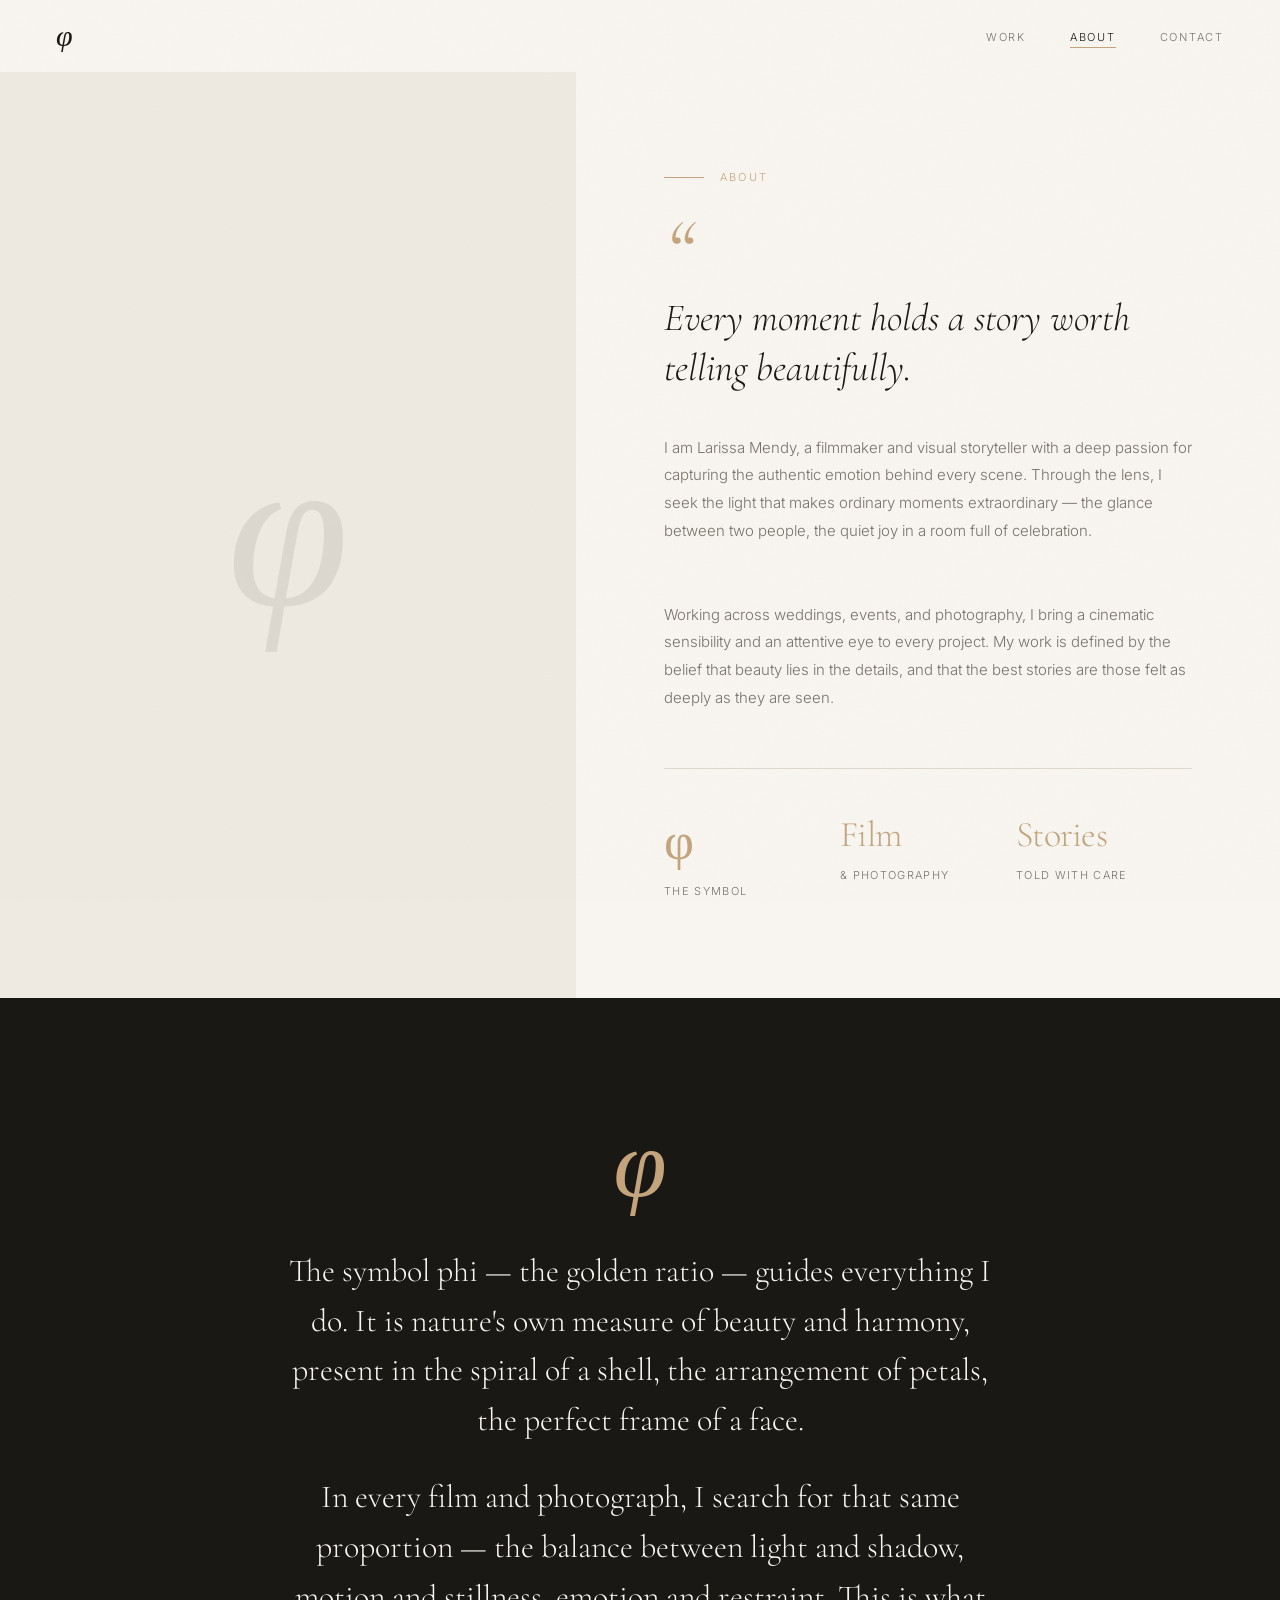
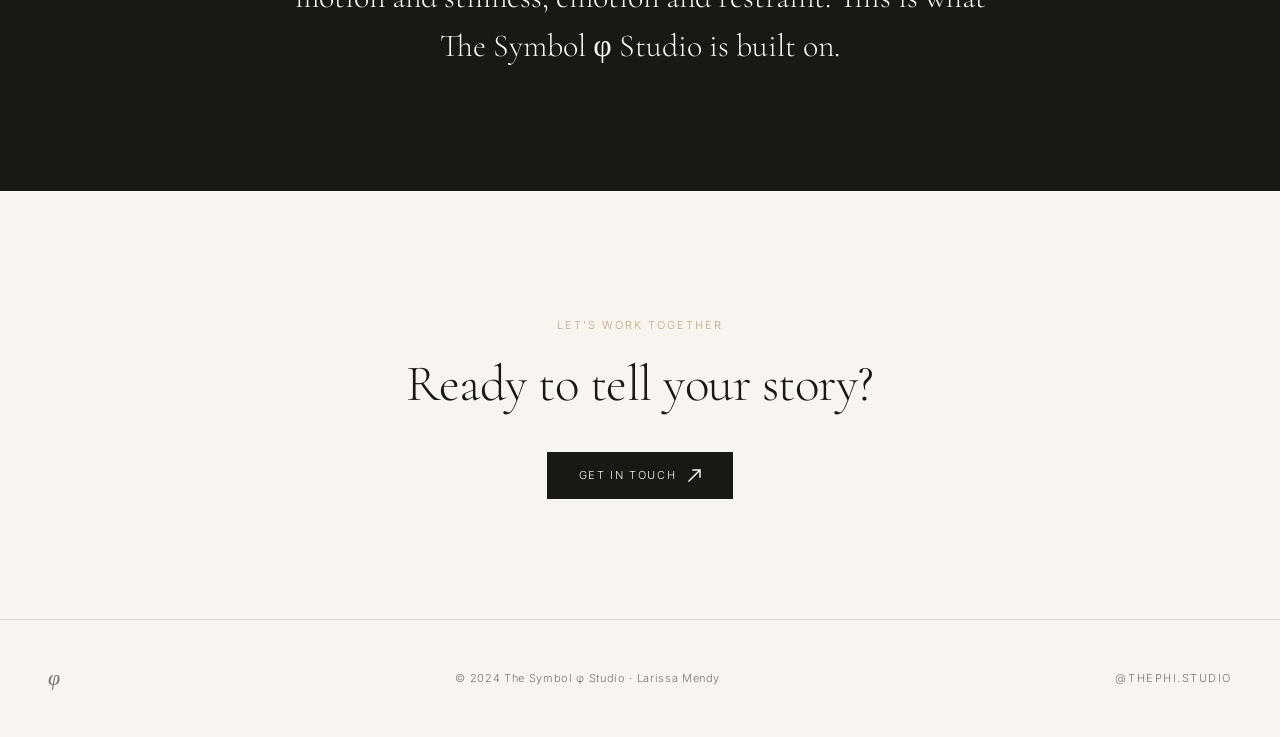
<file: about.html>
<!DOCTYPE html>
<html lang="en">
<head>
  <meta charset="UTF-8">
  <meta name="viewport" content="width=device-width, initial-scale=1.0">
  <title>About — The Symbol φ Studio</title>
  <meta name="description" content="About Larissa Mendy, filmmaker and visual storyteller behind The Symbol Phi Studio.">
  <link rel="icon" href="data:image/svg+xml,<svg xmlns='http://www.w3.org/2000/svg' viewBox='0 0 100 100'><text y='.9em' font-size='90' font-family='serif'>φ</text></svg>">
  <link rel="stylesheet" href="css/style.css">
</head>
<body>

  <!-- ── Navigation ── -->
  <nav class="nav" id="nav">
    <a href="index.html" class="nav-logo">φ</a>
    <ul class="nav-links">
      <li><a href="portfolio.html">Work</a></li>
      <li><a href="about.html">About</a></li>
      <li><a href="contact.html">Contact</a></li>
    </ul>
    <button class="nav-toggle" id="navToggle" aria-label="Open menu">
      <span></span><span></span><span></span>
    </button>
  </nav>

  <div class="nav-mobile" id="navMobile">
    <span class="nav-mobile-close" id="navClose">×</span>
    <a href="portfolio.html">Work</a>
    <a href="about.html">About</a>
    <a href="contact.html">Contact</a>
  </div>

  <!-- ── About ── -->
  <main class="about-page">

    <!-- Hero split -->
    <div class="about-hero">
      <div class="about-img">
        <!--
          OWNER: Replace the placeholder below with your photo.
          Add your image file to the project folder and update the src:
          <img src="assets/larissa.jpg" alt="Larissa Mendy">
        -->
        <div class="about-img-placeholder">φ</div>
      </div>

      <div class="about-hero-text">
        <p class="about-eyebrow">About</p>

        <blockquote class="about-quote">
          Every moment holds a story worth telling beautifully.
        </blockquote>

        <p class="about-bio">
          I am Larissa Mendy, a filmmaker and visual storyteller with a deep passion
          for capturing the authentic emotion behind every scene. Through the lens, I
          seek the light that makes ordinary moments extraordinary — the glance
          between two people, the quiet joy in a room full of celebration.
        </p>
        <p class="about-bio">
          Working across weddings, events, and photography, I bring a cinematic
          sensibility and an attentive eye to every project. My work is defined by
          the belief that beauty lies in the details, and that the best stories are
          those felt as deeply as they are seen.
        </p>

        <div class="about-stats">
          <div class="stat">
            <span class="stat-num">φ</span>
            <span class="stat-label">The Symbol</span>
          </div>
          <div class="stat">
            <span class="stat-num" style="font-size:36px;letter-spacing:-0.02em">Film</span>
            <span class="stat-label">& Photography</span>
          </div>
          <div class="stat">
            <span class="stat-num" style="font-size:36px;letter-spacing:-0.02em">Stories</span>
            <span class="stat-label">Told with care</span>
          </div>
        </div>
      </div>
    </div>

    <!-- Philosophy -->
    <div class="about-philosophy">
      <div class="container" style="text-align:center">
        <span class="phi-lg">φ</span>
        <p>
          The symbol phi — the golden ratio — guides everything I do.
          It is nature's own measure of beauty and harmony, present in
          the spiral of a shell, the arrangement of petals, the perfect
          frame of a face.
        </p>
        <p>
          In every film and photograph, I search for that same proportion —
          the balance between light and shadow, motion and stillness,
          emotion and restraint. This is what The Symbol φ Studio is built on.
        </p>
      </div>
    </div>

    <!-- CTA -->
    <section class="section" style="text-align:center">
      <div class="container">
        <p class="section-label" style="display:inline-block;margin-bottom:24px">Let's work together</p>
        <h2 class="section-title" style="margin-bottom:40px">Ready to tell your story?</h2>
        <a href="contact.html" class="btn btn-dark">
          Get in Touch
          <svg width="13" height="13" viewBox="0 0 13 13" fill="none" stroke="currentColor" stroke-width="1.5" stroke-linecap="square">
            <path d="M1 12L12 1M12 1H5M12 1V8"/>
          </svg>
        </a>
      </div>
    </section>

  </main>

  <!-- ── Footer ── -->
  <footer>
    <div class="container">
      <div class="footer-inner">
        <span class="footer-logo">φ</span>
        <span class="footer-copy">© 2024 The Symbol φ Studio · Larissa Mendy</span>
        <a href="https://instagram.com/thephi.studio" target="_blank" rel="noopener" class="footer-ig">@thephi.studio</a>
      </div>
    </div>
  </footer>

  <!-- ── Scripts ── -->
  <script src="js/config.js"></script>
  <script src="js/main.js"></script>
</body>
</html>
</file>
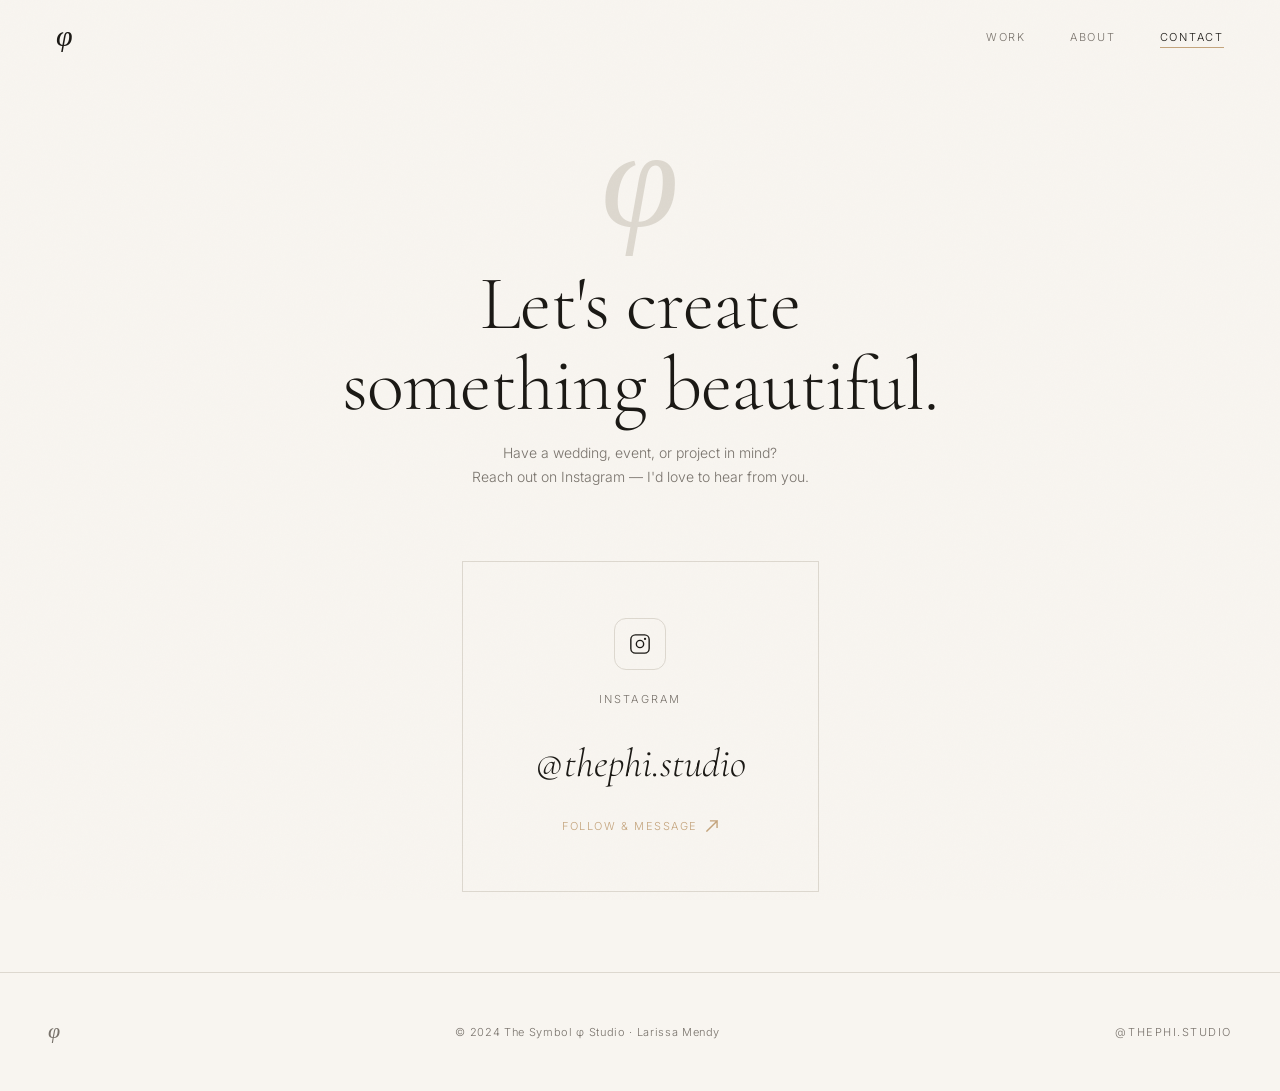
<file: contact.html>
<!DOCTYPE html>
<html lang="en">
<head>
  <meta charset="UTF-8">
  <meta name="viewport" content="width=device-width, initial-scale=1.0">
  <title>Contact — The Symbol φ Studio</title>
  <meta name="description" content="Get in touch with Larissa Mendy, The Symbol Phi Studio — wedding films, events, and photography.">
  <link rel="icon" href="data:image/svg+xml,<svg xmlns='http://www.w3.org/2000/svg' viewBox='0 0 100 100'><text y='.9em' font-size='90' font-family='serif'>φ</text></svg>">
  <link rel="stylesheet" href="css/style.css">
</head>
<body>

  <!-- ── Navigation ── -->
  <nav class="nav scrolled" id="nav">
    <a href="index.html" class="nav-logo">φ</a>
    <ul class="nav-links">
      <li><a href="portfolio.html">Work</a></li>
      <li><a href="about.html">About</a></li>
      <li><a href="contact.html">Contact</a></li>
    </ul>
    <button class="nav-toggle" id="navToggle" aria-label="Open menu">
      <span></span><span></span><span></span>
    </button>
  </nav>

  <div class="nav-mobile" id="navMobile">
    <span class="nav-mobile-close" id="navClose">×</span>
    <a href="portfolio.html">Work</a>
    <a href="about.html">About</a>
    <a href="contact.html">Contact</a>
  </div>

  <!-- ── Contact ── -->
  <main class="contact-page">
    <span class="contact-phi">φ</span>

    <h1 class="contact-heading">
      Let's create<br>something beautiful.
    </h1>
    <p class="contact-sub">
      Have a wedding, event, or project in mind?<br>
      Reach out on Instagram — I'd love to hear from you.
    </p>

    <a href="https://instagram.com/thephi.studio"
       target="_blank"
       rel="noopener"
       class="ig-card">

      <!-- Instagram SVG icon -->
      <div class="ig-icon">
        <svg width="22" height="22" viewBox="0 0 24 24" fill="none" stroke="currentColor" stroke-width="1.5" stroke-linecap="round" stroke-linejoin="round">
          <rect x="2" y="2" width="20" height="20" rx="5" ry="5"/>
          <circle cx="12" cy="12" r="4"/>
          <circle cx="17.5" cy="6.5" r="0.5" fill="currentColor"/>
        </svg>
      </div>

      <span class="ig-at">Instagram</span>
      <span class="ig-handle">@thephi.studio</span>
      <span class="ig-cta">
        Follow &amp; Message
        <svg width="12" height="12" viewBox="0 0 13 13" fill="none" stroke="currentColor" stroke-width="1.5" stroke-linecap="square">
          <path d="M1 12L12 1M12 1H5M12 1V8"/>
        </svg>
      </span>
    </a>
  </main>

  <!-- ── Footer ── -->
  <footer>
    <div class="container">
      <div class="footer-inner">
        <span class="footer-logo">φ</span>
        <span class="footer-copy">© 2024 The Symbol φ Studio · Larissa Mendy</span>
        <a href="https://instagram.com/thephi.studio" target="_blank" rel="noopener" class="footer-ig">@thephi.studio</a>
      </div>
    </div>
  </footer>

  <!-- ── Scripts ── -->
  <script src="js/config.js"></script>
  <script src="js/main.js"></script>
</body>
</html>
</file>
<file: css/style.css>
/* ================================================
   THE SYMBOL φ STUDIO — Main Stylesheet
   Larissa Mendy
   ================================================ */

@import url('https://fonts.googleapis.com/css2?family=Cormorant+Garamond:ital,wght@0,300;0,400;0,500;0,600;1,300;1,400;1,500&family=Inter:wght@300;400;500&display=swap');

/* ---- Variables ---- */
:root {
  --bg:        #F8F5F0;
  --bg-alt:    #EEE9E1;
  --text:      #1A1814;
  --text-muted:#78726B;
  --accent:    #C4A47C;
  --accent-dk: #A8886A;
  --border:    #DDD8CF;
  --white:     #FFFFFF;
  --nav-h:     72px;
  --max-w:     1440px;
  --ease:      cubic-bezier(0.25, 0.46, 0.45, 0.94);
  --t:         0.35s;
}

/* ---- Reset ---- */
*, *::before, *::after { box-sizing: border-box; margin: 0; padding: 0; }
html { scroll-behavior: smooth; }
body {
  background: var(--bg);
  color: var(--text);
  font-family: 'Inter', sans-serif;
  font-weight: 300;
  font-size: 15px;
  line-height: 1.7;
  -webkit-font-smoothing: antialiased;
  overflow-x: hidden;
}

/* Subtle film grain */
body::after {
  content: '';
  position: fixed;
  inset: 0;
  background-image: url("data:image/svg+xml,%3Csvg xmlns='http://www.w3.org/2000/svg' width='300' height='300'%3E%3Cfilter id='n'%3E%3CfeTurbulence type='fractalNoise' baseFrequency='0.75' numOctaves='4' stitchTiles='stitch'/%3E%3C/filter%3E%3Crect width='300' height='300' filter='url(%23n)' opacity='1'/%3E%3C/svg%3E");
  opacity: 0.022;
  pointer-events: none;
  z-index: 9998;
}

img, video { max-width: 100%; display: block; }
a { color: inherit; text-decoration: none; }
button { cursor: pointer; border: none; background: none; font-family: inherit; }
ul { list-style: none; }

/* ---- Typography ---- */
h1, h2, h3, h4 {
  font-family: 'Cormorant Garamond', serif;
  font-weight: 400;
  line-height: 1.05;
  letter-spacing: -0.01em;
}
.serif { font-family: 'Cormorant Garamond', serif; }
.label {
  font-size: 11px;
  letter-spacing: 0.18em;
  text-transform: uppercase;
  color: var(--text-muted);
}

/* ---- Layout ---- */
.container {
  max-width: var(--max-w);
  margin: 0 auto;
  padding: 0 48px;
}
@media (max-width: 768px) { .container { padding: 0 24px; } }

/* ---- Navigation ---- */
.nav {
  position: fixed;
  inset: 0 0 auto 0;
  height: var(--nav-h);
  display: flex;
  align-items: center;
  justify-content: space-between;
  padding: 0 56px;
  z-index: 100;
  transition: background var(--t) var(--ease), box-shadow var(--t) var(--ease);
}
.nav.scrolled {
  background: rgba(248, 245, 240, 0.93);
  backdrop-filter: blur(16px);
  -webkit-backdrop-filter: blur(16px);
  box-shadow: 0 1px 0 var(--border);
}
.nav-logo {
  font-family: 'Cormorant Garamond', serif;
  font-size: 30px;
  font-style: italic;
  color: var(--text);
  letter-spacing: -0.02em;
  transition: color var(--t);
}
.nav-logo:hover { color: var(--accent); }

.nav-links {
  display: flex;
  align-items: center;
  gap: 44px;
}
.nav-links a {
  font-size: 11px;
  letter-spacing: 0.16em;
  text-transform: uppercase;
  color: var(--text-muted);
  transition: color var(--t);
  position: relative;
}
.nav-links a::after {
  content: '';
  position: absolute;
  bottom: -4px;
  left: 0;
  width: 0;
  height: 1px;
  background: var(--accent);
  transition: width var(--t) var(--ease);
}
.nav-links a:hover,
.nav-links a.active { color: var(--text); }
.nav-links a:hover::after,
.nav-links a.active::after { width: 100%; }

/* Hamburger */
.nav-toggle {
  display: none;
  flex-direction: column;
  gap: 5px;
  padding: 4px;
}
.nav-toggle span {
  display: block;
  width: 22px;
  height: 1px;
  background: var(--text);
  transition: all var(--t);
}

/* Mobile overlay nav */
.nav-mobile {
  display: none;
  position: fixed;
  inset: 0;
  background: var(--bg);
  z-index: 99;
  flex-direction: column;
  align-items: center;
  justify-content: center;
  gap: 48px;
}
.nav-mobile.open { display: flex; animation: fadeIn 0.3s ease; }
.nav-mobile a {
  font-family: 'Cormorant Garamond', serif;
  font-size: 52px;
  font-weight: 300;
  color: var(--text);
  transition: color var(--t);
}
.nav-mobile a:hover { color: var(--accent); }
.nav-mobile-close {
  position: absolute;
  top: 24px;
  right: 56px;
  font-size: 36px;
  color: var(--text-muted);
  cursor: pointer;
  line-height: 1;
  font-weight: 300;
}

@media (max-width: 768px) {
  .nav { padding: 0 24px; }
  .nav-links { display: none; }
  .nav-toggle { display: flex; }
  .nav-mobile-close { right: 24px; }
}

/* ---- Buttons ---- */
.btn {
  display: inline-flex;
  align-items: center;
  gap: 12px;
  padding: 14px 32px;
  font-size: 11px;
  letter-spacing: 0.15em;
  text-transform: uppercase;
  transition: all var(--t) var(--ease);
  align-self: flex-start;
}
.btn-dark {
  background: var(--text);
  color: var(--bg);
}
.btn-dark:hover {
  background: var(--accent);
  color: var(--white);
}
.btn-outline {
  border: 1px solid var(--border);
  color: var(--text-muted);
}
.btn-outline:hover {
  border-color: var(--accent);
  color: var(--accent);
}
.btn svg { transition: transform var(--t) var(--ease); }
.btn:hover svg { transform: translate(3px, -3px); }

/* ---- HERO ---- */
.hero {
  min-height: 100vh;
  display: grid;
  grid-template-columns: 55% 45%;
  padding-top: var(--nav-h);
}
.hero-content {
  display: flex;
  flex-direction: column;
  justify-content: center;
  padding: 80px 64px 80px 80px;
}
.hero-eyebrow {
  display: flex;
  align-items: center;
  gap: 16px;
  margin-bottom: 48px;
  font-size: 11px;
  letter-spacing: 0.2em;
  text-transform: uppercase;
  color: var(--text-muted);
}
.hero-eyebrow::before {
  content: '';
  display: block;
  width: 48px;
  height: 1px;
  background: var(--accent);
}
.hero-title {
  font-family: 'Cormorant Garamond', serif;
  font-size: clamp(68px, 7.5vw, 116px);
  font-weight: 300;
  line-height: 0.93;
  letter-spacing: -0.03em;
  color: var(--text);
  margin-bottom: 40px;
}
.hero-title .phi {
  color: var(--accent);
  font-style: italic;
}
.hero-name {
  font-size: 12px;
  letter-spacing: 0.24em;
  text-transform: uppercase;
  color: var(--text-muted);
  margin-bottom: 12px;
}
.hero-divider {
  width: 48px;
  height: 1px;
  background: var(--border);
  margin-bottom: 32px;
}
.hero-categories {
  display: flex;
  align-items: center;
  flex-wrap: wrap;
  gap: 0;
  margin-bottom: 56px;
}
.hero-categories span {
  font-size: 11px;
  letter-spacing: 0.12em;
  text-transform: uppercase;
  color: var(--text-muted);
}
.hero-categories span:not(:last-child)::after {
  content: '·';
  color: var(--accent);
  margin: 0 10px;
}

.hero-media {
  position: relative;
  overflow: hidden;
  background: var(--bg-alt);
}
.hero-media img,
.hero-media video {
  width: 100%;
  height: 100%;
  object-fit: cover;
}
.hero-placeholder {
  width: 100%;
  height: 100%;
  display: flex;
  align-items: center;
  justify-content: center;
}
.phi-watermark {
  font-family: 'Cormorant Garamond', serif;
  font-size: 320px;
  font-weight: 300;
  font-style: italic;
  color: var(--border);
  user-select: none;
  line-height: 1;
}

@media (max-width: 1100px) {
  .hero { grid-template-columns: 1fr; }
  .hero-content { padding: 80px 48px; }
  .hero-media { height: 65vh; }
  .phi-watermark { font-size: 220px; }
}
@media (max-width: 768px) {
  .hero-content { padding: 56px 24px; }
  .hero-title { font-size: clamp(60px, 16vw, 90px); }
}

/* ---- Section ---- */
.section { padding: 120px 0; }
.section-alt { background: var(--bg-alt); }

.section-header {
  display: flex;
  align-items: flex-end;
  justify-content: space-between;
  margin-bottom: 64px;
  padding-bottom: 28px;
  border-bottom: 1px solid var(--border);
}
.section-label {
  font-size: 11px;
  letter-spacing: 0.18em;
  text-transform: uppercase;
  color: var(--accent);
  margin-bottom: 12px;
}
.section-title {
  font-family: 'Cormorant Garamond', serif;
  font-size: clamp(40px, 4vw, 64px);
  font-weight: 300;
}

/* ---- Featured Grid (Home) ---- */
.featured-grid {
  display: grid;
  grid-template-columns: repeat(3, 1fr);
  gap: 3px;
}
.featured-item {
  position: relative;
  overflow: hidden;
  background: var(--bg-alt);
  cursor: pointer;
}
.featured-item::after {
  content: '';
  display: block;
  padding-bottom: 125%;
}
.featured-item:first-child::after { padding-bottom: 145%; }

.featured-item img {
  position: absolute;
  inset: 0;
  width: 100%;
  height: 100%;
  object-fit: cover;
  transition: transform 0.7s var(--ease);
}
.featured-item:hover img { transform: scale(1.04); }

.featured-overlay {
  position: absolute;
  inset: 0;
  background: linear-gradient(to top, rgba(26,24,20,0.72) 0%, transparent 52%);
  opacity: 0;
  transition: opacity var(--t);
  display: flex;
  align-items: flex-end;
  padding: 32px;
  z-index: 2;
}
.featured-item:hover .featured-overlay { opacity: 1; }
.featured-overlay .ov-cat {
  font-size: 10px;
  letter-spacing: 0.16em;
  text-transform: uppercase;
  color: var(--accent);
  margin-bottom: 6px;
}
.featured-overlay .ov-title {
  font-family: 'Cormorant Garamond', serif;
  font-size: 22px;
  font-weight: 300;
  color: #fff;
}
.featured-placeholder {
  position: absolute;
  inset: 0;
  display: flex;
  align-items: center;
  justify-content: center;
  font-family: 'Cormorant Garamond', serif;
  font-size: 56px;
  font-style: italic;
  color: var(--border);
}

@media (max-width: 768px) {
  .featured-grid { grid-template-columns: 1fr 1fr; }
  .featured-item:first-child {
    grid-column: 1 / -1;
  }
  .featured-item:first-child::after { padding-bottom: 75%; }
}

/* ---- Services Strip ---- */
.services-strip {
  background: var(--text);
  padding: 80px 0;
}
.services-grid {
  display: grid;
  grid-template-columns: repeat(3, 1fr);
  gap: 1px;
  background: rgba(255,255,255,0.08);
}
.service-card {
  background: var(--text);
  padding: 56px 48px;
  transition: background var(--t);
}
.service-card:hover { background: #232018; }
.service-num {
  font-family: 'Cormorant Garamond', serif;
  font-size: 52px;
  font-style: italic;
  color: var(--accent);
  display: block;
  margin-bottom: 28px;
}
.service-name {
  font-size: 10px;
  letter-spacing: 0.2em;
  text-transform: uppercase;
  color: rgba(248,245,240,0.5);
  margin-bottom: 14px;
}
.service-desc {
  font-family: 'Cormorant Garamond', serif;
  font-size: 26px;
  font-weight: 300;
  line-height: 1.35;
  color: var(--bg);
}

@media (max-width: 768px) {
  .services-grid { grid-template-columns: 1fr; }
  .service-card { padding: 48px 32px; }
}

/* ---- Portfolio Page ---- */
.portfolio-page {
  padding-top: calc(var(--nav-h) + 72px);
  padding-bottom: 120px;
}
.portfolio-page-header { margin-bottom: 56px; }
.portfolio-page-header h1 {
  font-size: clamp(52px, 7vw, 104px);
  font-weight: 300;
  margin-bottom: 8px;
}
.portfolio-page-header h1 .phi { color: var(--accent); font-style: italic; }
.portfolio-page-sub {
  font-size: 13px;
  color: var(--text-muted);
  letter-spacing: 0.06em;
}

/* Filter Tabs */
.filters {
  display: flex;
  align-items: center;
  gap: 0;
  border-bottom: 1px solid var(--border);
  margin-bottom: 48px;
  overflow-x: auto;
}
.filter-btn {
  padding: 12px 28px;
  font-size: 11px;
  letter-spacing: 0.14em;
  text-transform: uppercase;
  color: var(--text-muted);
  background: none;
  border: none;
  border-bottom: 2px solid transparent;
  margin-bottom: -1px;
  cursor: pointer;
  transition: all var(--t);
  white-space: nowrap;
}
.filter-btn:hover { color: var(--text); }
.filter-btn.active {
  color: var(--text);
  border-bottom-color: var(--accent);
}

/* Portfolio Masonry Grid */
.portfolio-grid {
  columns: 3;
  column-gap: 12px;
}
.portfolio-item {
  break-inside: avoid;
  margin-bottom: 12px;
  cursor: pointer;
  position: relative;
  overflow: hidden;
  background: var(--bg-alt);
  display: none;
}
.portfolio-item.visible { display: block; }
.portfolio-item img,
.portfolio-item .v-thumb {
  width: 100%;
  display: block;
  transition: transform 0.55s var(--ease);
}
.portfolio-item:hover img,
.portfolio-item:hover .v-thumb { transform: scale(1.04); }
.portfolio-item-overlay {
  position: absolute;
  inset: 0;
  background: linear-gradient(to top, rgba(26,24,20,0.78) 0%, transparent 48%);
  opacity: 0;
  transition: opacity var(--t);
  display: flex;
  flex-direction: column;
  justify-content: flex-end;
  padding: 24px;
}
.portfolio-item:hover .portfolio-item-overlay { opacity: 1; }
.portfolio-item-overlay .p-cat {
  font-size: 10px;
  letter-spacing: 0.16em;
  text-transform: uppercase;
  color: var(--accent);
  margin-bottom: 4px;
}
.portfolio-item-overlay .p-title {
  font-family: 'Cormorant Garamond', serif;
  font-size: 20px;
  font-weight: 300;
  color: #fff;
}
.play-badge {
  position: absolute;
  top: 14px;
  right: 14px;
  width: 38px;
  height: 38px;
  background: rgba(26,24,20,0.55);
  backdrop-filter: blur(6px);
  border-radius: 50%;
  display: flex;
  align-items: center;
  justify-content: center;
}

/* Skeleton loading */
.skeleton-grid { columns: 3; column-gap: 12px; }
.skeleton {
  break-inside: avoid;
  margin-bottom: 12px;
  background: var(--bg-alt);
  animation: pulse 1.6s ease infinite;
}
.skeleton-h1 { height: 340px; }
.skeleton-h2 { height: 260px; }
.skeleton-h3 { height: 400px; }
.skeleton-h4 { height: 220px; }
.skeleton-h5 { height: 300px; }
.skeleton-h6 { height: 380px; }

@keyframes pulse {
  0%, 100% { opacity: 0.45; }
  50%       { opacity: 0.9; }
}

/* Empty state */
.portfolio-empty {
  padding: 96px 0;
  text-align: center;
  color: var(--text-muted);
}
.portfolio-empty .phi-empty {
  font-family: 'Cormorant Garamond', serif;
  font-size: 96px;
  font-style: italic;
  color: var(--border);
  display: block;
  margin-bottom: 20px;
}

@media (max-width: 1024px) {
  .portfolio-grid, .skeleton-grid { columns: 2; }
}
@media (max-width: 600px) {
  .portfolio-grid, .skeleton-grid { columns: 1; }
}

/* ---- Lightbox ---- */
.lightbox {
  display: none;
  position: fixed;
  inset: 0;
  background: rgba(20, 18, 14, 0.97);
  z-index: 1000;
  align-items: center;
  justify-content: center;
  padding: 40px;
}
.lightbox.open { display: flex; animation: fadeIn 0.22s ease; }
.lb-inner {
  position: relative;
  max-width: min(90vw, 1200px);
}
.lb-inner img,
.lb-inner video {
  max-width: 90vw;
  max-height: 80vh;
  object-fit: contain;
  display: block;
  margin: 0 auto;
}
.lb-close {
  position: fixed;
  top: 24px;
  right: 36px;
  color: rgba(248,245,240,0.55);
  font-size: 36px;
  cursor: pointer;
  transition: color var(--t);
  line-height: 1;
  z-index: 1001;
  font-weight: 300;
}
.lb-close:hover { color: rgba(248,245,240,1); }
.lb-info {
  position: fixed;
  bottom: 36px;
  left: 50%;
  transform: translateX(-50%);
  text-align: center;
  pointer-events: none;
}
.lb-info .lb-cat {
  font-size: 10px;
  letter-spacing: 0.18em;
  text-transform: uppercase;
  color: var(--accent);
  margin-bottom: 4px;
}
.lb-info .lb-title {
  font-family: 'Cormorant Garamond', serif;
  font-size: 24px;
  font-weight: 300;
  color: rgba(248,245,240,0.9);
}

/* ---- About Page ---- */
.about-page { padding-top: calc(var(--nav-h) + 0px); }

.about-hero {
  display: grid;
  grid-template-columns: 45% 55%;
  min-height: 88vh;
}
.about-img {
  background: var(--bg-alt);
  overflow: hidden;
  position: relative;
}
.about-img img {
  width: 100%;
  height: 100%;
  object-fit: cover;
}
.about-img-placeholder {
  width: 100%;
  height: 100%;
  min-height: 520px;
  display: flex;
  align-items: center;
  justify-content: center;
  font-family: 'Cormorant Garamond', serif;
  font-size: 220px;
  font-style: italic;
  color: var(--border);
}
.about-hero-text {
  display: flex;
  flex-direction: column;
  justify-content: center;
  padding: 96px 88px;
}
.about-eyebrow {
  font-size: 11px;
  letter-spacing: 0.2em;
  text-transform: uppercase;
  color: var(--accent);
  margin-bottom: 32px;
  display: flex;
  align-items: center;
  gap: 16px;
}
.about-eyebrow::before {
  content: '';
  display: block;
  width: 40px;
  height: 1px;
  background: var(--accent);
}
.about-quote {
  font-family: 'Cormorant Garamond', serif;
  font-size: clamp(30px, 3vw, 46px);
  font-weight: 300;
  font-style: italic;
  line-height: 1.3;
  color: var(--text);
  margin-bottom: 40px;
  position: relative;
}
.about-quote::before {
  content: '\201C';
  display: block;
  font-size: 90px;
  line-height: 0.7;
  color: var(--accent);
  margin-bottom: 12px;
}
.about-bio {
  font-size: 15px;
  line-height: 1.85;
  color: var(--text-muted);
  margin-bottom: 56px;
}
.about-stats {
  display: grid;
  grid-template-columns: repeat(3, 1fr);
  gap: 0;
  border-top: 1px solid var(--border);
  padding-top: 48px;
}
.stat { padding-right: 24px; }
.stat-num {
  font-family: 'Cormorant Garamond', serif;
  font-size: 52px;
  font-weight: 300;
  color: var(--accent);
  display: block;
  line-height: 1;
  margin-bottom: 8px;
}
.stat-label {
  font-size: 11px;
  letter-spacing: 0.12em;
  text-transform: uppercase;
  color: var(--text-muted);
}

.about-philosophy {
  background: var(--text);
  padding: 120px 0;
  text-align: center;
}
.about-philosophy .phi-lg {
  font-family: 'Cormorant Garamond', serif;
  font-size: 96px;
  font-style: italic;
  color: var(--accent);
  display: block;
  margin-bottom: 32px;
  line-height: 1;
}
.about-philosophy p {
  font-family: 'Cormorant Garamond', serif;
  font-size: clamp(22px, 2.5vw, 36px);
  font-weight: 300;
  line-height: 1.55;
  color: var(--bg);
  max-width: 740px;
  margin: 0 auto;
}
.about-philosophy p + p { margin-top: 28px; }

@media (max-width: 1100px) {
  .about-hero { grid-template-columns: 1fr; }
  .about-hero-text { padding: 64px 48px; }
}
@media (max-width: 768px) {
  .about-hero-text { padding: 56px 24px; }
  .about-stats { grid-template-columns: 1fr 1fr; gap: 32px; }
  .about-img-placeholder { font-size: 140px; }
}

/* ---- Contact Page ---- */
.contact-page {
  min-height: 100vh;
  display: flex;
  flex-direction: column;
  align-items: center;
  justify-content: center;
  padding: calc(var(--nav-h) + 40px) 24px 80px;
  text-align: center;
}
.contact-phi {
  font-family: 'Cormorant Garamond', serif;
  font-size: 140px;
  font-style: italic;
  color: var(--border);
  line-height: 1;
  margin-bottom: 12px;
  display: block;
}
.contact-heading {
  font-family: 'Cormorant Garamond', serif;
  font-size: clamp(40px, 6vw, 80px);
  font-weight: 300;
  line-height: 1.05;
  margin-bottom: 16px;
}
.contact-sub {
  font-size: 14px;
  color: var(--text-muted);
  margin-bottom: 72px;
  max-width: 400px;
}

.ig-card {
  display: inline-flex;
  flex-direction: column;
  align-items: center;
  gap: 20px;
  padding: 56px 72px;
  border: 1px solid var(--border);
  transition: border-color var(--t), transform 0.4s var(--ease), box-shadow 0.4s var(--ease);
}
.ig-card:hover {
  border-color: var(--accent);
  transform: translateY(-6px);
  box-shadow: 0 24px 48px rgba(196,164,124,0.1);
}
.ig-icon {
  width: 52px;
  height: 52px;
  border: 1px solid var(--border);
  border-radius: 12px;
  display: flex;
  align-items: center;
  justify-content: center;
  transition: border-color var(--t);
}
.ig-card:hover .ig-icon { border-color: var(--accent); }
.ig-at {
  font-size: 11px;
  letter-spacing: 0.2em;
  text-transform: uppercase;
  color: var(--text-muted);
}
.ig-handle {
  font-family: 'Cormorant Garamond', serif;
  font-size: 40px;
  font-style: italic;
  color: var(--text);
}
.ig-cta {
  font-size: 11px;
  letter-spacing: 0.14em;
  text-transform: uppercase;
  color: var(--accent);
  display: flex;
  align-items: center;
  gap: 8px;
}

/* ---- Footer ---- */
footer {
  border-top: 1px solid var(--border);
  padding: 40px 0;
}
.footer-inner {
  display: flex;
  align-items: center;
  justify-content: space-between;
}
.footer-logo {
  font-family: 'Cormorant Garamond', serif;
  font-size: 22px;
  font-style: italic;
  color: var(--text-muted);
}
.footer-copy {
  font-size: 11px;
  letter-spacing: 0.06em;
  color: var(--text-muted);
}
.footer-ig {
  font-size: 11px;
  letter-spacing: 0.14em;
  text-transform: uppercase;
  color: var(--text-muted);
  transition: color var(--t);
}
.footer-ig:hover { color: var(--accent); }

@media (max-width: 768px) {
  .footer-inner { flex-direction: column; gap: 16px; text-align: center; }
}

/* ---- Animations ---- */
@keyframes fadeIn {
  from { opacity: 0; }
  to   { opacity: 1; }
}
@keyframes slideUp {
  from { opacity: 0; transform: translateY(28px); }
  to   { opacity: 1; transform: translateY(0); }
}
.reveal {
  opacity: 0;
  transform: translateY(28px);
  transition: opacity 0.65s var(--ease), transform 0.65s var(--ease);
}
.reveal.in-view {
  opacity: 1;
  transform: translateY(0);
}
.reveal-delay-1 { transition-delay: 0.1s; }
.reveal-delay-2 { transition-delay: 0.2s; }
.reveal-delay-3 { transition-delay: 0.3s; }

/* ---- Toast ---- */
.toast {
  position: fixed;
  bottom: 32px;
  right: 32px;
  background: var(--text);
  color: var(--bg);
  padding: 14px 24px;
  font-size: 13px;
  z-index: 9999;
  opacity: 0;
  transform: translateY(10px);
  transition: all 0.3s ease;
  pointer-events: none;
  max-width: 320px;
}
.toast.show { opacity: 1; transform: translateY(0); }
.toast.error { background: #b83232; }

/* ================================================================
   ADMIN PANEL
   ================================================================ */
.admin-wrap { min-height: 100vh; background: var(--bg); }

/* Admin Login */
.admin-login {
  min-height: 100vh;
  display: flex;
  align-items: center;
  justify-content: center;
  padding: 40px;
}
.login-card {
  width: 100%;
  max-width: 420px;
}
.login-logo {
  font-family: 'Cormorant Garamond', serif;
  font-size: 48px;
  font-style: italic;
  text-align: center;
  color: var(--accent);
  display: block;
  margin-bottom: 8px;
}
.login-sub {
  text-align: center;
  font-size: 11px;
  letter-spacing: 0.18em;
  text-transform: uppercase;
  color: var(--text-muted);
  margin-bottom: 56px;
}
.form-group { margin-bottom: 24px; }
.form-group label {
  display: block;
  font-size: 11px;
  letter-spacing: 0.12em;
  text-transform: uppercase;
  color: var(--text-muted);
  margin-bottom: 8px;
}
.form-group input,
.form-group select,
.form-group textarea {
  width: 100%;
  padding: 13px 16px;
  background: var(--white);
  border: 1px solid var(--border);
  color: var(--text);
  font-family: 'Inter', sans-serif;
  font-size: 14px;
  font-weight: 300;
  outline: none;
  transition: border-color var(--t);
  -webkit-appearance: none;
  appearance: none;
  border-radius: 0;
}
.form-group input:focus,
.form-group select:focus,
.form-group textarea:focus { border-color: var(--accent); }
.form-group textarea { min-height: 90px; resize: vertical; }
.form-error { font-size: 12px; color: #b83232; margin-top: 6px; display: none; }
.form-error.show { display: block; }
.btn-full { width: 100%; justify-content: center; padding: 16px; }

/* Admin Header */
.admin-header {
  height: var(--nav-h);
  display: flex;
  align-items: center;
  justify-content: space-between;
  padding: 0 48px;
  border-bottom: 1px solid var(--border);
  position: sticky;
  top: 0;
  background: var(--bg);
  z-index: 10;
}
.admin-header-logo {
  font-family: 'Cormorant Garamond', serif;
  font-size: 24px;
  font-style: italic;
  color: var(--accent);
}
.admin-header-right {
  display: flex;
  align-items: center;
  gap: 16px;
}
.admin-user {
  font-size: 12px;
  color: var(--text-muted);
}
.btn-sm {
  padding: 8px 20px;
  font-size: 11px;
  letter-spacing: 0.12em;
  text-transform: uppercase;
}

/* Admin Main */
.admin-main {
  max-width: 1160px;
  margin: 0 auto;
  padding: 56px 48px;
}
.admin-top {
  display: flex;
  align-items: center;
  justify-content: space-between;
  margin-bottom: 48px;
}
.admin-top h1 {
  font-family: 'Cormorant Garamond', serif;
  font-size: 40px;
  font-weight: 300;
}

/* Modal */
.modal {
  display: none;
  position: fixed;
  inset: 0;
  background: rgba(26,24,20,0.6);
  z-index: 200;
  align-items: center;
  justify-content: center;
  padding: 24px;
}
.modal.open { display: flex; animation: fadeIn 0.2s ease; }
.modal-box {
  background: var(--bg);
  width: 100%;
  max-width: 580px;
  max-height: 92vh;
  overflow-y: auto;
  padding: 52px;
  position: relative;
}
.modal-title {
  font-family: 'Cormorant Garamond', serif;
  font-size: 36px;
  font-weight: 300;
  margin-bottom: 36px;
}
.modal-close {
  position: absolute;
  top: 20px;
  right: 24px;
  font-size: 28px;
  color: var(--text-muted);
  cursor: pointer;
  line-height: 1;
  transition: color var(--t);
  font-weight: 300;
  background: none;
  border: none;
}
.modal-close:hover { color: var(--text); }

/* Upload area */
.upload-zone {
  border: 1px dashed var(--border);
  padding: 56px 32px;
  text-align: center;
  cursor: pointer;
  transition: all var(--t);
  margin-bottom: 28px;
  position: relative;
}
.upload-zone:hover,
.upload-zone.drag-over {
  border-color: var(--accent);
  background: rgba(196,164,124,0.04);
}
.upload-zone.has-file {
  border-color: var(--accent);
  background: rgba(196,164,124,0.06);
  border-style: solid;
}
.upload-zone input[type="file"] {
  position: absolute;
  inset: 0;
  opacity: 0;
  cursor: pointer;
  width: 100%;
  height: 100%;
}
.upload-icon { font-size: 36px; display: block; margin-bottom: 12px; color: var(--text-muted); }
.upload-hint { font-size: 13px; color: var(--text-muted); }
.upload-hint strong { color: var(--accent); font-weight: 400; }
.upload-filename { font-size: 13px; color: var(--accent); margin-top: 10px; }

/* Progress */
.upload-progress { display: none; margin-top: 12px; }
.upload-progress.show { display: block; }
.progress-bar { height: 2px; background: var(--bg-alt); border-radius: 1px; overflow: hidden; margin-bottom: 8px; }
.progress-fill { height: 100%; background: var(--accent); transition: width 0.3s ease; width: 0; }
.progress-text { font-size: 12px; color: var(--text-muted); }

/* Items table */
.items-table { width: 100%; border-collapse: collapse; }
.items-table th {
  text-align: left;
  font-size: 11px;
  letter-spacing: 0.1em;
  text-transform: uppercase;
  color: var(--text-muted);
  font-weight: 400;
  padding: 12px 16px;
  border-bottom: 1px solid var(--border);
}
.items-table td {
  padding: 14px 16px;
  border-bottom: 1px solid var(--bg-alt);
  font-size: 14px;
  vertical-align: middle;
}
.items-table tr:hover td { background: var(--bg-alt); }
.item-thumb {
  width: 64px;
  height: 48px;
  object-fit: cover;
  background: var(--bg-alt);
  display: block;
}
.badge {
  display: inline-block;
  padding: 3px 10px;
  font-size: 10px;
  letter-spacing: 0.1em;
  text-transform: uppercase;
  border: 1px solid var(--border);
  color: var(--text-muted);
}
.badge-weddings     { border-color: #E8D5C4; color: #9A6B4B; background: rgba(232,213,196,0.2); }
.badge-events       { border-color: #C4D5E8; color: #4B6B9A; background: rgba(196,213,232,0.2); }
.badge-photography  { border-color: #D5E8C4; color: #6B9A4B; background: rgba(213,232,196,0.2); }
.badge-video        { border-color: var(--border); color: var(--text-muted); }

.item-actions { display: flex; gap: 8px; }
.btn-icon {
  width: 32px; height: 32px;
  display: flex; align-items: center; justify-content: center;
  border: 1px solid var(--border);
  color: var(--text-muted);
  cursor: pointer;
  transition: all var(--t);
  background: none;
  font-size: 15px;
}
.btn-icon:hover { border-color: var(--accent); color: var(--accent); }
.btn-icon.del:hover { border-color: #b83232; color: #b83232; }

.star-btn {
  font-size: 20px;
  background: none;
  border: none;
  cursor: pointer;
  padding: 4px;
  transition: transform var(--t);
  line-height: 1;
}
.star-btn:hover { transform: scale(1.2); }

.admin-empty {
  text-align: center;
  padding: 80px 0;
  color: var(--text-muted);
}
.admin-empty .phi-empty {
  font-family: 'Cormorant Garamond', serif;
  font-size: 72px;
  font-style: italic;
  color: var(--border);
  display: block;
  margin-bottom: 16px;
}

@media (max-width: 768px) {
  .admin-header { padding: 0 24px; }
  .admin-main { padding: 40px 24px; }
  .modal-box { padding: 36px 28px; }
  .items-table th:nth-child(4),
  .items-table td:nth-child(4) { display: none; }
}
</file>
